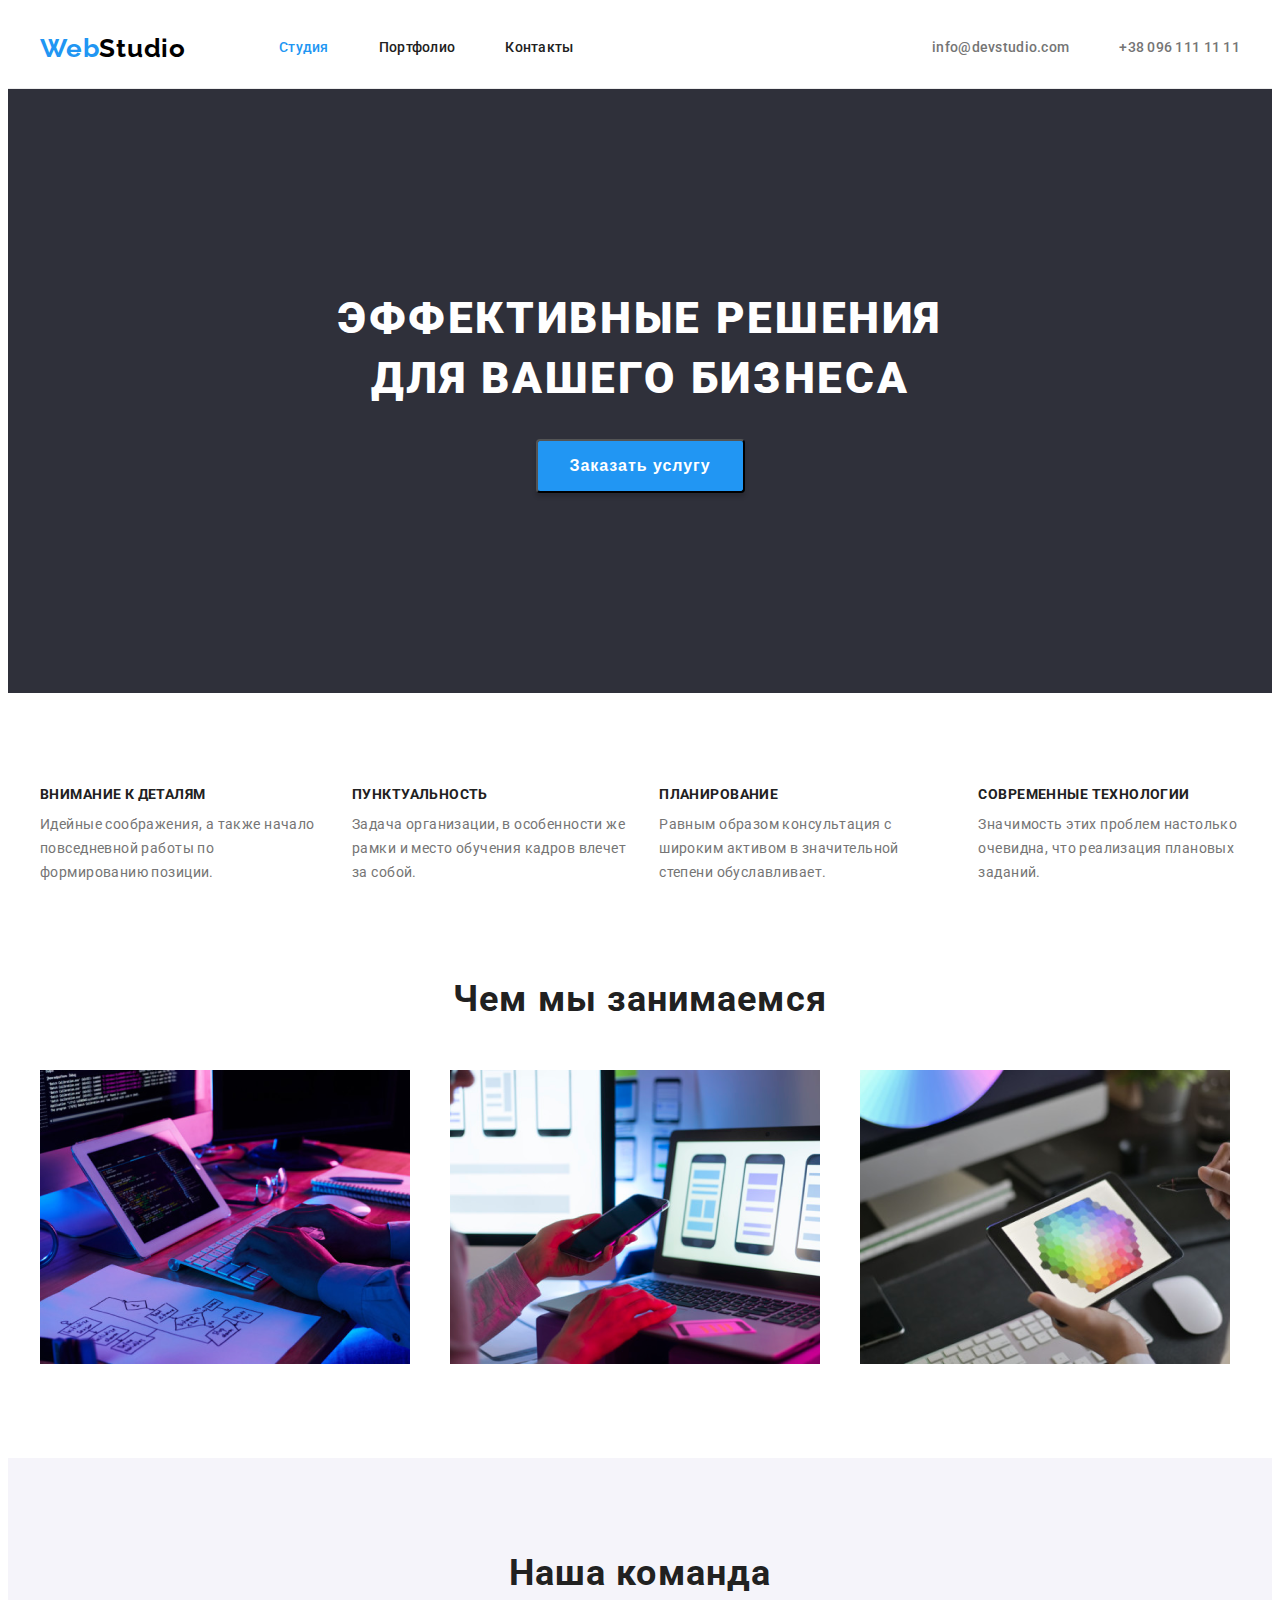
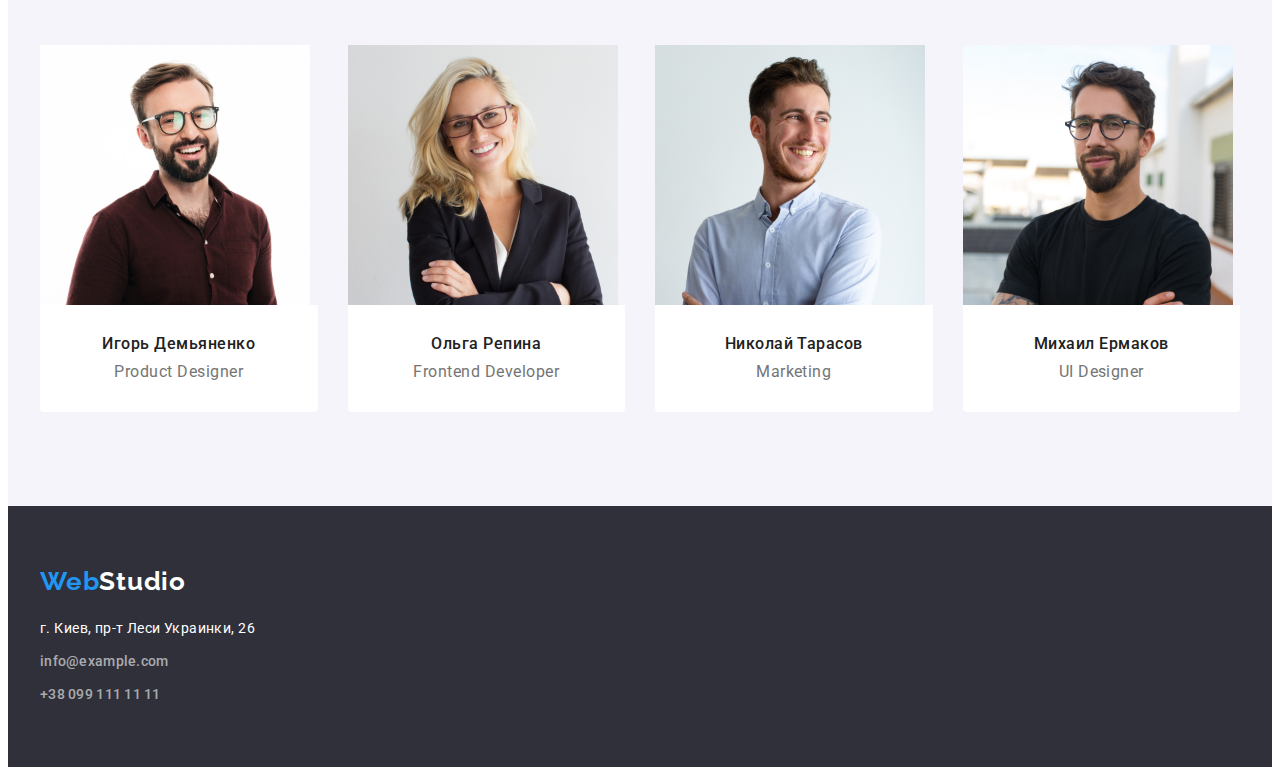
<file: index.html>
﻿<!DOCTYPE html>
<html lang="ru">
<head>
    <meta charset="UTF-8">
    <meta http-equiv="X-UA-Compatible" content="IE=edge">
    <meta name="viewport" content="width=device-width, initial-scale=1.0">
    <title>WebStudio</title>
<link rel="preconnect" href="https://fonts.gstatic.com">
<link href="https://fonts.googleapis.com/css2?family=Raleway:wght@700&family=Roboto:wght@400;500;700;900&display=swap"
    rel="stylesheet">
    <link rel="stylesheet" href="https://cdnjs.cloudflare.com/ajax/libs/modern-normalize/1.0.0/modern-normalize.min.css"
        integrity="sha512-ISS7cAi1PEhQ8jnbJpJZMd29NlhNj4AWYyLOSp2CE/CsHxTCu+r+t0D2yoJudVrd0/8fTVPUVDzY5Tvli75u/g=="
        crossorigin="anonymous" />
    <link rel="stylesheet" href="./css/styles.css">
</head>
<body>
<header class="header">
    <div class="container">
<nav class="nav">
    <a class="logo logo-light-theme link" href="" lang="en"> <span class="web">Web</span>Studio</a>
    <ul class="items list">
        <li class="item">
            <a class="item-link link current" href="./index.html">Студия</a>
        </li>
        <li class="item">
            <a class="item-link link" href="./portfolio.html">Портфолио</a>
        </li>
        <li class="item">
            <a class="item-link link" href="">Контакты</a>
        </li>
    </ul>
</nav>
<ul class="item-link list">
    <li >
        <a class="tel-link link" href="mailto:info@devstudio.com" lang="en">info@devstudio.com</a>
    </li>
    <li class="tel">
        <a class="tel-link link" href="tel:+380961111111">+38 096 111 11 11</a>
    </li>
</ul>
    </div>
    
</header>
<main>
<!--Hero-->
<section class="hero">
    <div class="container">
        <h1 class="hero-title">Эффективные решения для вашего бизнеса</h1>
        <button class="modal-btn" type="button">Заказать услугу</button>
    </div>
</section>
<!--Features-->
<section class="features">
    <div class="container">
    <h2 class="visually-hidden" hidden>Особенности </h2>
    <ul class="features-lists list">
        <li class="features-lists-item">
            <h3 class="features-list">Внимание к деталям</h3>
            <p class="features-desc">Идейные соображения, а также начало повседневной работы по формированию позиции.</p>
        </li>
        <li class="features-lists-item">
            <h3 class="features-list">Пунктуальность</h3>
            <p class="features-desc">Задача организации, в особенности же рамки и место обучения кадров влечет за собой.</p>
        </li>
        <li class="features-lists-item">
            <h3 class="features-list">Планирование</h3>
            <p class="features-desc">Равным образом консультация с широким активом в значительной степени обуславливает.</p>
        </li>
        <li class="features-lists-item">
            <h3 class="features-list">Современные технологии</h3>
            <p class="features-desc">Значимость этих проблем настолько очевидна, что реализация плановых заданий.</p>
        </li>
    </ul>
    </div>
</section>
<!--what are we doing-->
<section class="doing ">
    <div class="container">
    <h2 class="title">Чем мы занимаемся</h2>
    <ul class="doing-lists list">
        <li class="doing-items">
            <img src="./images/doing/box1.jpg" width="370" height="294" alt="Человек печатает на планшете" >
        </li>
        <li class="doing-items">
            <img src="./images/doing/box2.jpg" width="370" height="294" alt="Человек держит телефон в руке">
        </li>
        <li class="doing-items">
            <img src="./images/doing/box3.jpg" width="370" height="294" alt="Человек дердит в руке планшет">
        </li>
    </ul>
    </div>
</section> 
<!--Our team--> 
<section class="team">
   <div class="container">
    <h2 class="title">Наша команда</h2>
    <ul class="team-lists list">
        <li class="team-list">
            <img src="./images/team/ihor.jpg" width="270" height="260" alt="Мужчина в очках">
                <div class="desc">
                <h3 class="team-member">Игорь Демьяненко</h3>
                    <p class="team-desc" lang="en">Product Designer</p>
                </div>
        </li>
        <li class="team-list">
            <img src="./images/team/olga.jpg" width="270" height="260" alt="Женщина в очках">
                <div class="desc">
                <h3 class="team-member">Ольга Репина</h3>
                    <p class="team-desc" lang="en">Frontend Developer</p>
                </div>
        </li>
        <li class="team-list">
            <img src="./images/team/nikolay.jpg" width="270" height="260" alt="Мужчина в белой рубашке">
                <div class="desc">
                <h3 class="team-member">Николай Тарасов</h3>
                    <p class="team-desc" lang="en">Marketing</p>
                </div>
        </li>
        <li class="team-list">
            <img src="./images/team/mikhail.jpg" width="270" height="260" alt="Мужчина в чорной футболке и очках">
                <div class="desc">
                <h3 class="team-member">Михаил Ермаков</h3>
                    <p class="team-desc" lang="en">UI Designer</p>
                </div>
        </li>
    </ul>
    </div>
</section> 
</main>
<footer class="footer">
    <div class="container">
    <a class="logo logo-dark-theme link" href="" lang="en"> <span class="web">Web</span>Studio</a>
    <address class="address">
    <ul class="contact-lists list">
        <li class="contact-item">
            <a class="contact-link link" href="https://goo.gl/maps/p48vAZZy5zVXsnr66" target="_blank" rel="noopener noreferrer">г. Киев, пр-т Леси Украинки, 26 </a>
        </li>
        <li class="contact-item">
            <a class="foot-link link" href="mailto:info@example.com">info@example.com</a></li>
        <li class="contact-item">
            <a class="foot-link link" href="tel:+380991111111">+38 099 111 11 11</a></li>
    </ul>
    </address>
    </div>
</footer>
</body>
</html>
</file>
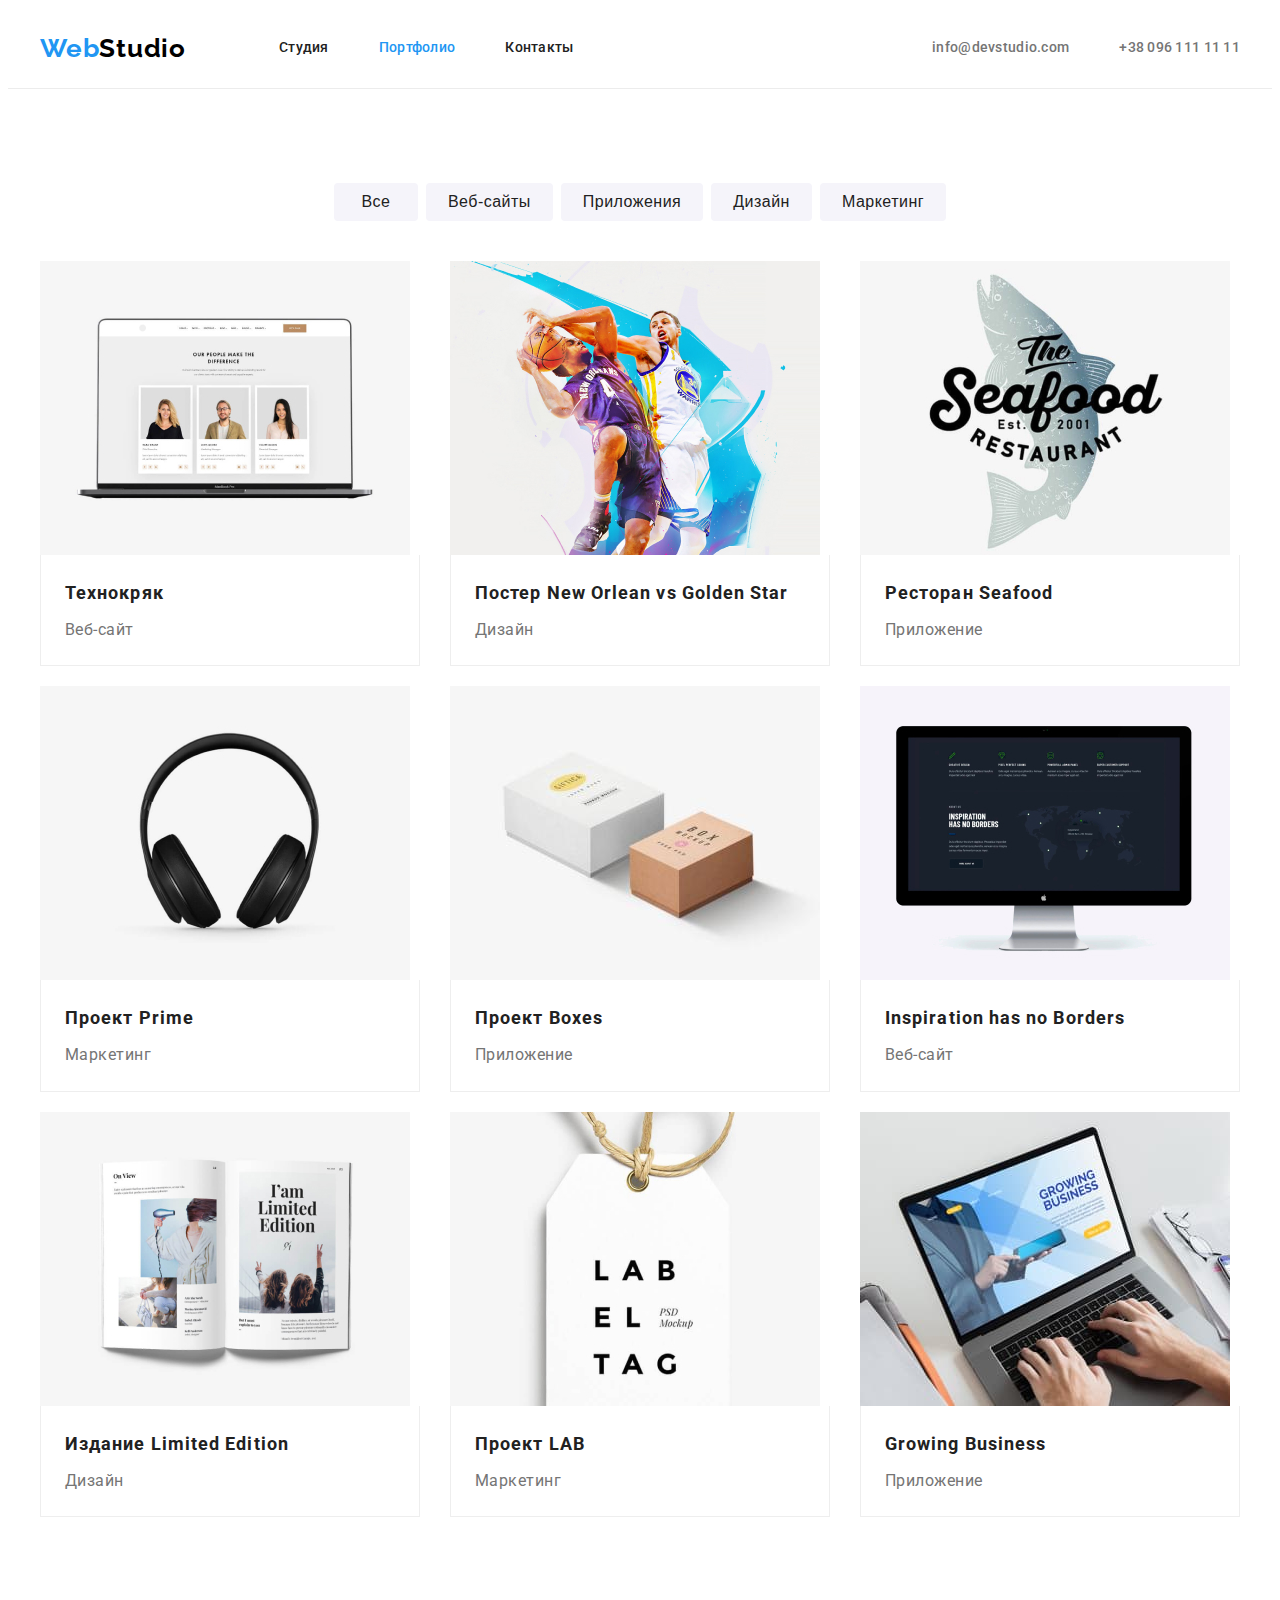
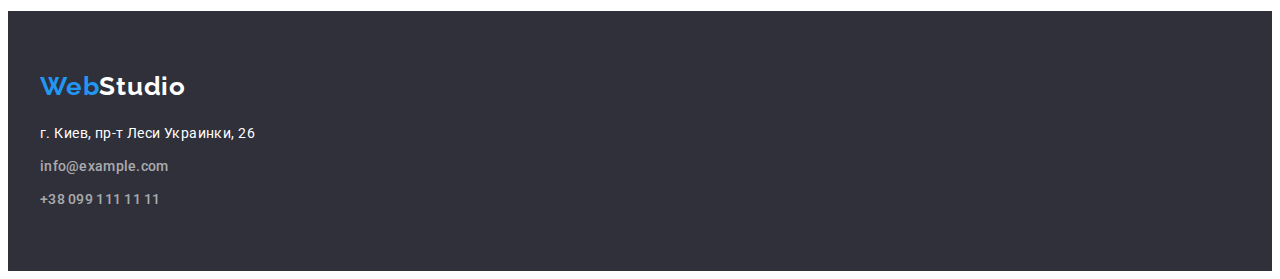
<file: portfolio.html>
<!DOCTYPE html>
<html lang="ru">
<head>
    <meta charset="UTF-8">
    <meta http-equiv="X-UA-Compatible" content="IE=edge">
    <meta name="viewport" content="width=device-width, initial-scale=1.0">
    <title>Портфолио</title>
<link rel="preconnect" href="https://fonts.gstatic.com">
<link href="https://fonts.googleapis.com/css2?family=Raleway:wght@700&family=Roboto:wght@400;500;700;900&display=swap"
    rel="stylesheet">
    <link rel="stylesheet" href="https://cdnjs.cloudflare.com/ajax/libs/modern-normalize/1.0.0/modern-normalize.min.css"
        integrity="sha512-ISS7cAi1PEhQ8jnbJpJZMd29NlhNj4AWYyLOSp2CE/CsHxTCu+r+t0D2yoJudVrd0/8fTVPUVDzY5Tvli75u/g=="
        crossorigin="anonymous" />
    <link rel="stylesheet" href="./css/styles.css">
</head>
<body>
<header class="header">
    <div class="container">
        <nav class="nav">
            <a class="logo logo-light-theme link" href="" lang="en"> <span class="web">Web</span>Studio</a>
            <ul class="items list">
                <li class="item">
                    <a class="item-link link" href="./index.html">Студия</a>
                </li>
                <li class="item">
                    <a class="item-link link current" href="./portfolio.html">Портфолио</a>
                </li>
                <li class="item">
                    <a class="item-link link" href="">Контакты</a>
                </li>
            </ul>
        </nav>
        <ul class="item-link list">
            <li>
                <a class="tel-link link" href="mailto:info@devstudio.com" lang="en">info@devstudio.com</a>
            </li>
            <li class="tel">
                <a class="tel-link link" href="tel:+380961111111">+38 096 111 11 11</a>
            </li>
        </ul>
    </div>

</header>
    <main>
    <section class="portfolio-menu">
        <div class="container">
            <h1 class="visually-hidden">Portfolio</h1>
        <ul class="btn-lists list">
            <li class="btn-item">
                <button class="btn" type="button">Все</button>
            </li>
            <li class="btn-item">
                <button class="btn" type="button">Веб-сайты</button>
            </li>
            <li class="btn-item">
                <button class="btn" type="button">Приложения</button>
            </li>
            <li class="btn-item">
                <button class="btn" type="button">Дизайн</button>
            </li>
            <li class="btn-item">
                <button class="btn" type="button">Маркетинг</button>
            </li>
        </ul>
        <ul class="portfolio-lists list">
            <li class="portfolio-item">
                <a class="portfolio-link link" href="#">
                    <img src="./images/portfolio/nootebook.jpg" width="370" height="294" alt="Ноутбук с карточками на екране">
                    <div class="portfolio-text">
                        <h2 class="portfolio-name">Технокряк</h2>
                    <p class="portfolio-desc">Веб-сайт</p>
                </div>
                </a>
            </li>
            <li class="portfolio-item">
                <a class="portfolio-link link" href="#">
                    <img src="./images/portfolio/neworlean.jpg" width="370" height="294"  alt="Баскетболисти">
                    <div class="portfolio-text">
                    <h2 class="portfolio-name">Постер New Orlean vs Golden Star</h2>
                    <p class="portfolio-desc">Дизайн</p>
                </div>
                </a>
            </li>
            <li class="portfolio-item">
                <a class="portfolio-link link" href="#">
                    <img src="./images/portfolio/seafood.jpg" width="370" height="294"  alt="Картинка с рыбой">
                <div class="portfolio-text">
                    <h2 class="portfolio-name">Ресторан Seafood</h2>
                    <p class="portfolio-desc">Приложение</p>
                 </div>
                </a>
            </li>
            <li class="portfolio-item">
                <a class="portfolio-link link" href="#">
                    <img src="./images/portfolio/head.jpg" width="370" height="294"  alt="Наушники">
                <div class="portfolio-text">
                    <h2 class="portfolio-name">Проект Prime</h2>
                    <p class="portfolio-desc">Маркетинг</p>
                </div>
                </a>
            </li>
            <li class="portfolio-item">
                <a class="portfolio-link link" href="#">
                    <img src="./images/portfolio/box.jpg" width="370" height="294"  alt="2 коробки">
                <div class="portfolio-text">
                    <h2 class="portfolio-name">Проект Boxes</h2>
                    <p class="portfolio-desc">Приложение</p>
                </div>
                </a>
            </li>
            <li class="portfolio-item">
                <a class="portfolio-link link" href="#">
                    <img src="./images/portfolio/imac.jpg" width="370" height="294"  alt="Моноблок Апл">
                <div class="portfolio-text">
                    <h2 class="portfolio-name" lang="en">Inspiration has no Borders</h2>
                    <p class="portfolio-desc">Веб-сайт</p>
                </div>
                </a>
            </li>
            <li class="portfolio-item">
                <a class="portfolio-link link" href="#">
                    <img src="./images/portfolio/limited.jpg" width="370" height="294"  alt="Открытый журнал">
                    <div class="portfolio-text">
                    <h2 class="portfolio-name">Издание Limited Edition</h2>
                    <p class="portfolio-desc">Дизайн</p>
                    </div>
                </a>
            </li>
            <li class="portfolio-item">
                <a class="portfolio-link link" href="#">
                    <img src="./images/portfolio/lab.jpg" width="370" height="294"  alt="Бирка от одежды">
                    <div class="portfolio-text">
                    <h2 class="portfolio-name">Проект LAB</h2>
                    <p class="portfolio-desc">Маркетинг</p>
                    </div>
                </a>
            </li>
            <li class="portfolio-item">
                <a class="portfolio-link link" href="#">
                    <img src="./images/portfolio/growing.jpg" width="370" height="294"  alt="Ноутбук с текстом на єкране">
                    <div class="portfolio-text">
                    <h2 class="portfolio-name" lang="en">Growing Business</h2>
                    <p class="portfolio-desc">Приложение</p>
                    </div>
                </a>
 
            </li>
        </ul>
        </div>
    </section>
    </main>
<footer class="footer">
    <div class="container">
        <a class="logo logo-dark-theme link" href="" lang="en"> <span class="web">Web</span>Studio</a>
        <address class="address">
            <ul class="contact-lists list">
                <li class="contact-item">
                    <a class="contact-link link" href="https://goo.gl/maps/p48vAZZy5zVXsnr66" target="_blank"
                        rel="noopener noreferrer">г. Киев, пр-т Леси Украинки, 26 </a>
                </li>
                <li class="contact-item">
                    <a class="foot-link link" href="mailto:info@example.com">info@example.com</a>
                </li>
                <li class="contact-item">
                    <a class="foot-link link" href="tel:+380991111111">+38 099 111 11 11</a>
                </li>
            </ul>
        </address>
    </div>
</footer>
    </body>
    
    </html>
</file>
<file: css/styles.css>
h1,
h2,
h3,
h4,
h5,
h6,
p {
  margin: 0;
}
ul,
ol {
  margin: 0;
  padding: 0;
}
img {
  display: block;
}
:root {
  --main-font: 'Roboto', sans-serif;
  --secondary-font: 'Raleway', sans-serif;
  --second-background: #2f303a;
  --team-background: #f5f4fa;
  --btn-active-background: #188ce8;
  --nav-color: #212121;
  --main-color: #ffffff;
  --second-color: #2196f3;
  --light-theme: #000000;
  --tel-link-color: #757575;
  --border-color: #eeeeee;
  --footer-link: rgba(255, 255, 255, 0.6);
}

body {
  font-family: var(--main-font);
  font-weight: 400;
  background: var(--main-color);
}

.link {
  text-decoration: none;
}

.list {
  list-style: none;
}

.address {
  font-style: normal;
  margin-top: 20px;
}
.visually-hidden {
  position: absolute !important;
  clip: rect(1px 1px 1px 1px); /* IE6, IE7 */
  clip: rect(1px, 1px, 1px, 1px);
  padding: 0 !important;
  border: 0 !important;
  height: 1px !important;
  width: 1px !important;
  overflow: hidden;
}
/*===========COMPONENT==========*/
.logo {
  font-family: var(--secondary-font);
  font-weight: 700;
  font-size: 26px;
  line-height: 1.19;
  letter-spacing: 0.03em;
  color: var(--main-color);
}
.web {
  color: var(--second-color);
}

.logo-light-theme {
  color: var(--light-theme);
}

.logo-dark-theme {
  color: var(--main-color);
}

.modal-btn {
  min-width: 200px;
  padding: 10px 32px;
  font-weight: 700;
  font-size: 16px;
  line-height: 1.9;
  text-align: center;
  letter-spacing: 0.06em;
  cursor: pointer;
  color: var(--main-color);
  background: var(--second-color);
  box-shadow: 0px 4px 4px rgba(0, 0, 0, 0.15);
  border-radius: 4px;
}
.modal-btn:hover,
.modal-btn:focus {
  color: var(--main-color);
  background: var(--btn-active-background);
  box-shadow: 0px 4px 4px rgba(0, 0, 0, 0.15);
  border-radius: 4px;
}
.title {
  margin-bottom: 50px;
  font-weight: 700;
  font-size: 36px;
  line-height: 1.17;
  text-align: center;
  letter-spacing: 0.03em;
  color: var(--nav-color);
}
/*===========END COMPONENT==========*/

/*===========HEADER==========*/
.header {
  border-bottom: 1px solid #ececec;
}
.header .container {
  display: flex;
  align-items: center;
}
.nav {
  display: flex;
  align-items: center;
}
.container {
  align-items: center;
  width: 1200px;
  margin: 0 auto;
  padding-left: 15px;
  padding-right: 15px;
}
.items-link {
  display: flex;
  align-items: center;
}
.items {
  display: flex;
  align-items: center;
  margin-left: 93px;
}
.item:not(:last-child) {
  margin-right: 50px;
}

.item-link {
  display: flex;
  align-items: center;
  margin-left: auto;
  padding-top: 32px;
  padding-bottom: 32px;
  font-weight: 500;
  font-size: 14px;
  line-height: 1.14;
  letter-spacing: 0.02em;
  color: var(--nav-color);
}
.item-link:hover,
.item-link:focus {
  color: var(--second-color);
}
.current {
  color: var(--second-color);
}
.tel {
  margin-left: 50px;
}

.tel-link {
  font-weight: 500;
  font-size: 14px;
  line-height: 1.14;
  letter-spacing: 0.02em;
  color: var(--tel-link-color);
}
.foot-link {
  font-weight: 500;
  font-size: 14px;
  line-height: 1.14;
  letter-spacing: 0.02em;
  color: var(--footer-link);
}
.foot-link:hover,
.foot-link:focus {
  color: var(--second-color);
}
.tel-link:hover,
.tel-link:focus {
  color: var(--second-color);
}
/*===========END HEADER=========*/

/*===========HERO==========*/
.hero {
  display: flex;
  align-items: center;
  background-color: var(--second-background);
  text-align: center;
  color: var(--main-color);
}
.hero .container {
  padding: 200px 0px;
  text-align: center;
  max-width: 696px;
}

.hero-title {
  margin-bottom: 30px;
  font-weight: 900;
  font-size: 44px;
  line-height: 1.36;
  text-align: center;
  letter-spacing: 0.06em;
  text-transform: uppercase;
  color: var(--main-color);
}

/*===========FEATURES==========*/
.features {
  padding-top: 94px;
  padding-bottom: 94px;
}
.features-lists {
  display: flex;
  align-items: center;
}

.features-list {
  margin-bottom: 10px;
  font-weight: 700;
  font-size: 14px;
  line-height: 1.14;
  letter-spacing: 0.03em;
  text-transform: uppercase;
  color: var(--nav-color);
}
.features-lists-item:not(:last-child) {
  margin-right: 30px;
}

.features-desc {
  font-weight: 400;
  font-size: 14px;
  line-height: 1.7;
  letter-spacing: 0.03em;
  color: var(--tel-link-color);
}
/*===========END FEATURES==========*/

/*===========DOING==========*/
.doing {
  padding-bottom: 94px;
}
.doing-lists {
  display: flex;
  flex-wrap: wrap;
  margin-left: -30px;
  margin-top: -50px;
}

.doing-items {
  flex-basis: calc(100% / 3 - 30px);
  margin-left: 30px;
  margin-top: 50px;
}
/*===========END DOING==========*/

/*===========OUR TEAM==========*/
.team {
  padding-top: 94px;
  padding-bottom: 94px;
  background-color: var(--team-background);
}

.team-lists {
  display: flex;
  flex-wrap: wrap;
  margin-left: -30px;
  margin-top: -50px;
  text-align: center;
}
.team-list {
  flex-basis: calc(100% / 4 - 30px);
  margin-left: 30px;
  margin-top: 50px;
}
.team-member {
  margin-bottom: 10px;
  font-weight: 500;
  font-size: 16px;
  line-height: 1.18;
  text-align: center;
  letter-spacing: 0.03em;
  color: var(--nav-color);
}
.desc {
  padding: 30px;

  background: var(--main-color);
  border-radius: 0px 0px 4px 4px;
}
.team-desc {
  font-weight: normal;
  font-size: 16px;
  line-height: 1.18;
  letter-spacing: 0.03em;
  text-align: center;
  color: var(--tel-link-color);
}
/*===========END OUR TEAM==========*/

/*===========FOOTER==========*/
.footer {
  padding-top: 60px;
  padding-bottom: 60px;
  background-color: var(--second-background);
}

.contact-link {
  font-weight: 400;
  font-size: 14px;
  line-height: 1.7;
  letter-spacing: 0.03em;
  color: var(--main-color);
}

.contact-item {
  font-weight: 400;
  font-size: 14px;
  line-height: 1.7;
  letter-spacing: 0.03em;
  color: var(--main-color);
}
.contact-item:not(:last-child) {
  margin-bottom: 9px;
}
.contact-link:hover,
.contact-link:focus {
  color: var(--second-color);
}
/*=========== END FOOTER==========*/

/*===========PORTFOLIO MENU==========*/
.portfolio-menu {
  padding-top: 94px;
  padding-bottom: 94px;
}
.btn-lists {
  display: flex;
  align-items: center;
  justify-content: center;
}

.btn-item:not(:last-child) {
  margin-right: 8px;
  justify-content: center;
}

.portfolio-lists {
  display: flex;
  flex-wrap: wrap;
  margin-left: -30px;
  margin-top: 20px;
}
.portfolio-item {
  flex-basis: calc(100% / 3 - 30px);
  margin-left: 30px;
  margin-top: 20px;
}
.portfolio-text {
  padding: 20px 24px;
  background: var(--main-color);
  border: 1px solid var(--border-color);
  border-top: none;
}
.btn {
  min-width: 84px;
  padding: 6px 22px;
  font-weight: 500;
  font-size: 16px;
  line-height: 1.625;
  text-align: center;
  letter-spacing: 0.03em;
  background-color: var(--team-background);
  color: var(--nav-color);
  cursor: pointer;
  border-radius: 4px;
  border: 0px;
}
.btn:hover,
.btn:hover {
  background-color: var(--second-color);
  color: var(--main-color);
}
.portfolio-name {
  margin-bottom: 4px;
  font-weight: 700;
  font-size: 18px;
  line-height: 2;
  letter-spacing: 0.06em;
  color: var(--nav-color);
}

.portfolio-desc {
  font-size: 16px;
  line-height: 1.9;
  letter-spacing: 0.03em;
  color: var(--tel-link-color);
}
</file>
